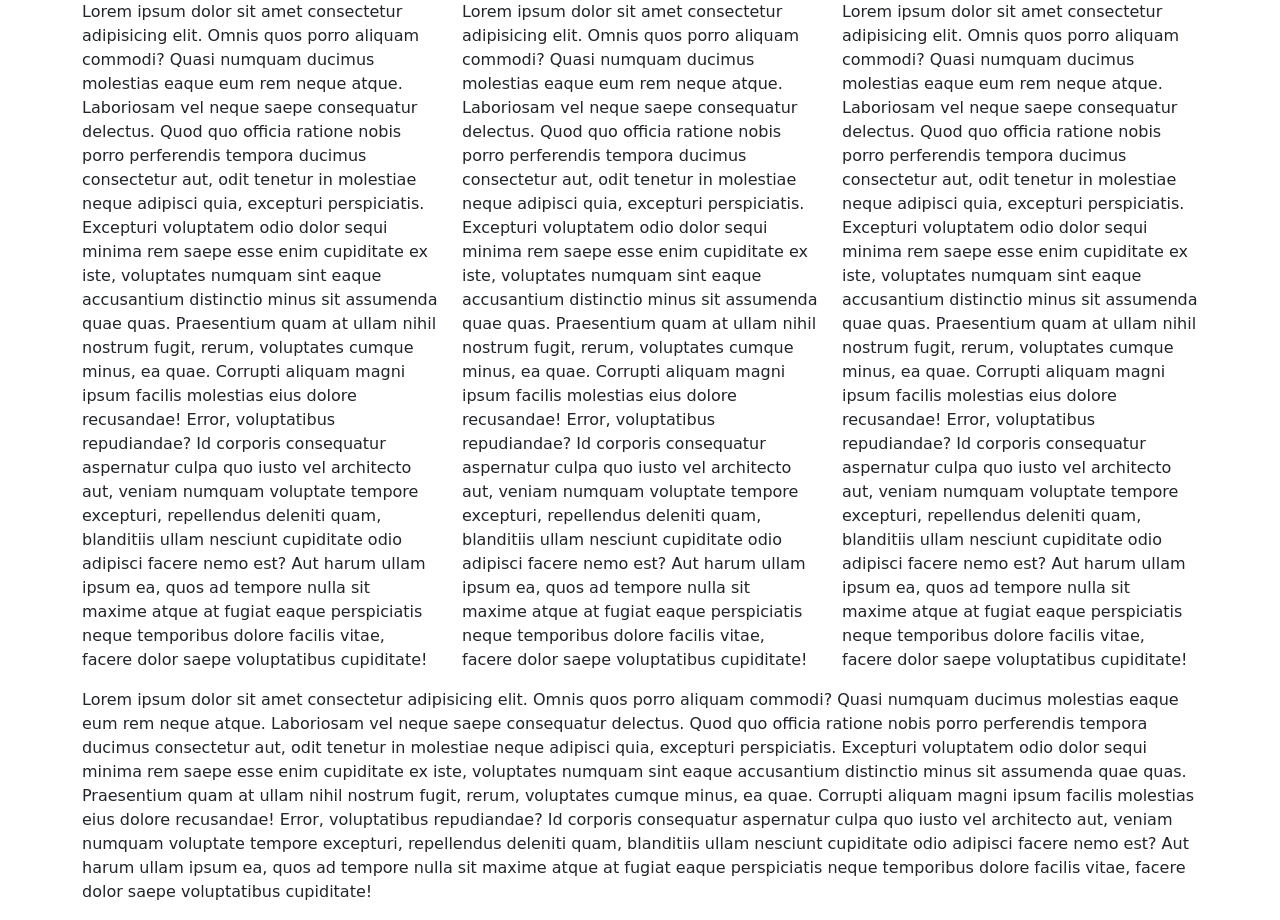
<file: bootstarp/index.html>
<!DOCTYPE html>
<html lang="en">
<head>
    <meta charset="UTF-8">
    <meta name="viewport" content="width=device-width, initial-scale=1.0">
    <title>Document</title>
    <link href="https://cdn.jsdelivr.net/npm/bootstrap@5.0.2/dist/css/bootstrap.min.css" rel="stylesheet" integrity="sha384-EVSTQN3/azprG1Anm3QDgpJLIm9Nao0Yz1ztcQTwFspd3yD65VohhpuuCOmLASjC" crossorigin="anonymous">
</head>
<body>


    <div class="parent">
       <div class="container">
     
        <div class="row">
            <div class="col-6 col-md-3 col-lg-6 col-xl-4">
                <p>Lorem ipsum dolor sit amet consectetur adipisicing elit. Omnis quos porro aliquam commodi? Quasi numquam ducimus molestias eaque eum rem neque atque. Laboriosam vel neque saepe consequatur delectus. Quod quo officia ratione nobis porro perferendis tempora ducimus consectetur aut, odit tenetur in molestiae neque adipisci quia, excepturi perspiciatis. Excepturi voluptatem odio dolor sequi minima rem saepe esse enim cupiditate ex iste, voluptates numquam sint eaque accusantium distinctio minus sit assumenda quae quas. Praesentium quam at ullam nihil nostrum fugit, rerum, voluptates cumque minus, ea quae. Corrupti aliquam magni ipsum facilis molestias eius dolore recusandae! Error, voluptatibus repudiandae? Id corporis consequatur aspernatur culpa quo iusto vel architecto aut, veniam numquam voluptate tempore excepturi, repellendus deleniti quam, blanditiis ullam nesciunt cupiditate odio adipisci facere nemo est? Aut harum ullam ipsum ea, quos ad tempore nulla sit maxime atque at fugiat eaque perspiciatis neque temporibus dolore facilis vitae, facere dolor saepe voluptatibus cupiditate!</p>
            </div>
            <div class="col-6 col-md-3 col-lg-6 col-xl-4">
                <p>Lorem ipsum dolor sit amet consectetur adipisicing elit. Omnis quos porro aliquam commodi? Quasi numquam ducimus molestias eaque eum rem neque atque. Laboriosam vel neque saepe consequatur delectus. Quod quo officia ratione nobis porro perferendis tempora ducimus consectetur aut, odit tenetur in molestiae neque adipisci quia, excepturi perspiciatis. Excepturi voluptatem odio dolor sequi minima rem saepe esse enim cupiditate ex iste, voluptates numquam sint eaque accusantium distinctio minus sit assumenda quae quas. Praesentium quam at ullam nihil nostrum fugit, rerum, voluptates cumque minus, ea quae. Corrupti aliquam magni ipsum facilis molestias eius dolore recusandae! Error, voluptatibus repudiandae? Id corporis consequatur aspernatur culpa quo iusto vel architecto aut, veniam numquam voluptate tempore excepturi, repellendus deleniti quam, blanditiis ullam nesciunt cupiditate odio adipisci facere nemo est? Aut harum ullam ipsum ea, quos ad tempore nulla sit maxime atque at fugiat eaque perspiciatis neque temporibus dolore facilis vitae, facere dolor saepe voluptatibus cupiditate!</p>
            </div>
            <div class="col-6 col-md-3 col-lg-6 col-xl-4">
                <p>Lorem ipsum dolor sit amet consectetur adipisicing elit. Omnis quos porro aliquam commodi? Quasi numquam ducimus molestias eaque eum rem neque atque. Laboriosam vel neque saepe consequatur delectus. Quod quo officia ratione nobis porro perferendis tempora ducimus consectetur aut, odit tenetur in molestiae neque adipisci quia, excepturi perspiciatis. Excepturi voluptatem odio dolor sequi minima rem saepe esse enim cupiditate ex iste, voluptates numquam sint eaque accusantium distinctio minus sit assumenda quae quas. Praesentium quam at ullam nihil nostrum fugit, rerum, voluptates cumque minus, ea quae. Corrupti aliquam magni ipsum facilis molestias eius dolore recusandae! Error, voluptatibus repudiandae? Id corporis consequatur aspernatur culpa quo iusto vel architecto aut, veniam numquam voluptate tempore excepturi, repellendus deleniti quam, blanditiis ullam nesciunt cupiditate odio adipisci facere nemo est? Aut harum ullam ipsum ea, quos ad tempore nulla sit maxime atque at fugiat eaque perspiciatis neque temporibus dolore facilis vitae, facere dolor saepe voluptatibus cupiditate!</p>
            </div>
            <div class="col-6 col-md-3 col-lg-6 col-xl-12">
                <p>Lorem ipsum dolor sit amet consectetur adipisicing elit. Omnis quos porro aliquam commodi? Quasi numquam ducimus molestias eaque eum rem neque atque. Laboriosam vel neque saepe consequatur delectus. Quod quo officia ratione nobis porro perferendis tempora ducimus consectetur aut, odit tenetur in molestiae neque adipisci quia, excepturi perspiciatis. Excepturi voluptatem odio dolor sequi minima rem saepe esse enim cupiditate ex iste, voluptates numquam sint eaque accusantium distinctio minus sit assumenda quae quas. Praesentium quam at ullam nihil nostrum fugit, rerum, voluptates cumque minus, ea quae. Corrupti aliquam magni ipsum facilis molestias eius dolore recusandae! Error, voluptatibus repudiandae? Id corporis consequatur aspernatur culpa quo iusto vel architecto aut, veniam numquam voluptate tempore excepturi, repellendus deleniti quam, blanditiis ullam nesciunt cupiditate odio adipisci facere nemo est? Aut harum ullam ipsum ea, quos ad tempore nulla sit maxime atque at fugiat eaque perspiciatis neque temporibus dolore facilis vitae, facere dolor saepe voluptatibus cupiditate!</p>
            </div>
        </div>
     
       </div>
    </div>
    


    <script src="https://cdn.jsdelivr.net/npm/bootstrap@5.0.2/dist/js/bootstrap.bundle.min.js" integrity="sha384-MrcW6ZMFYlzcLA8Nl+NtUVF0sA7MsXsP1UyJoMp4YLEuNSfAP+JcXn/tWtIaxVXM" crossorigin="anonymous"></script>
</body>
</html>
</file>
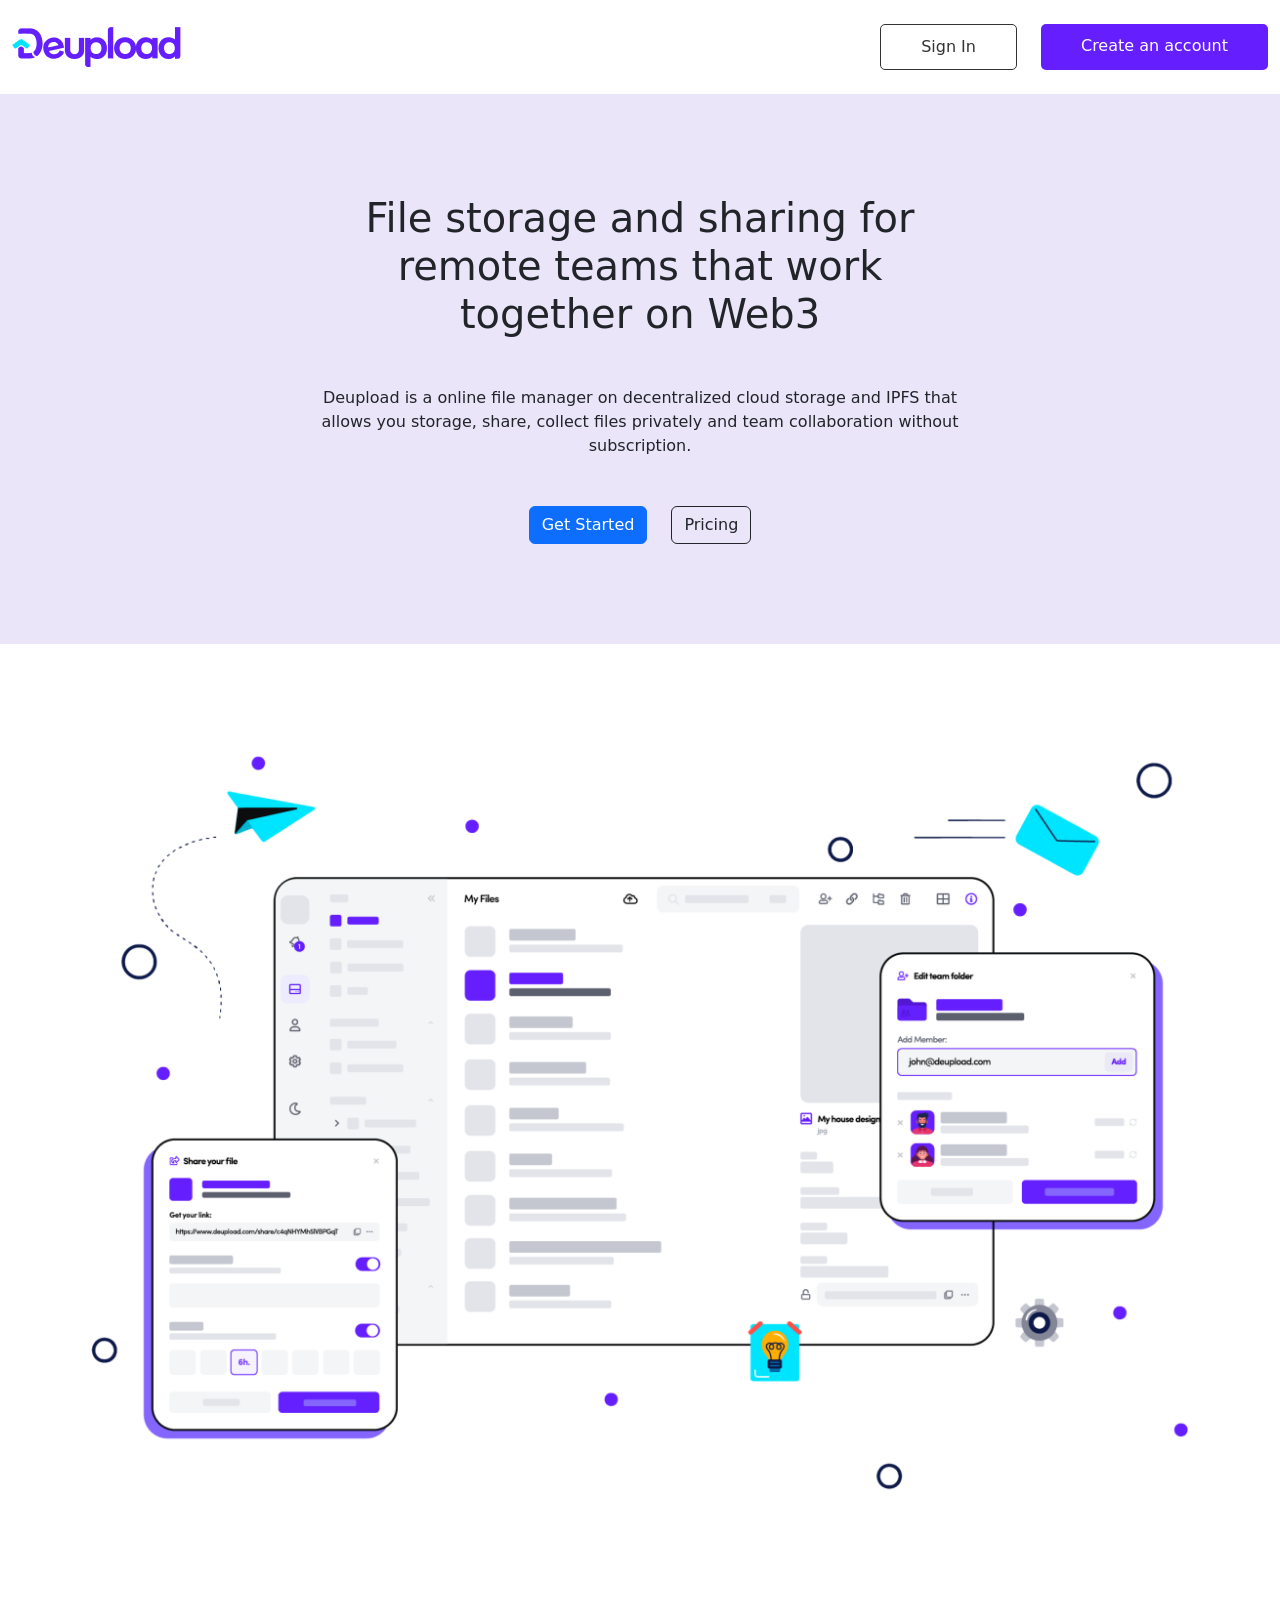
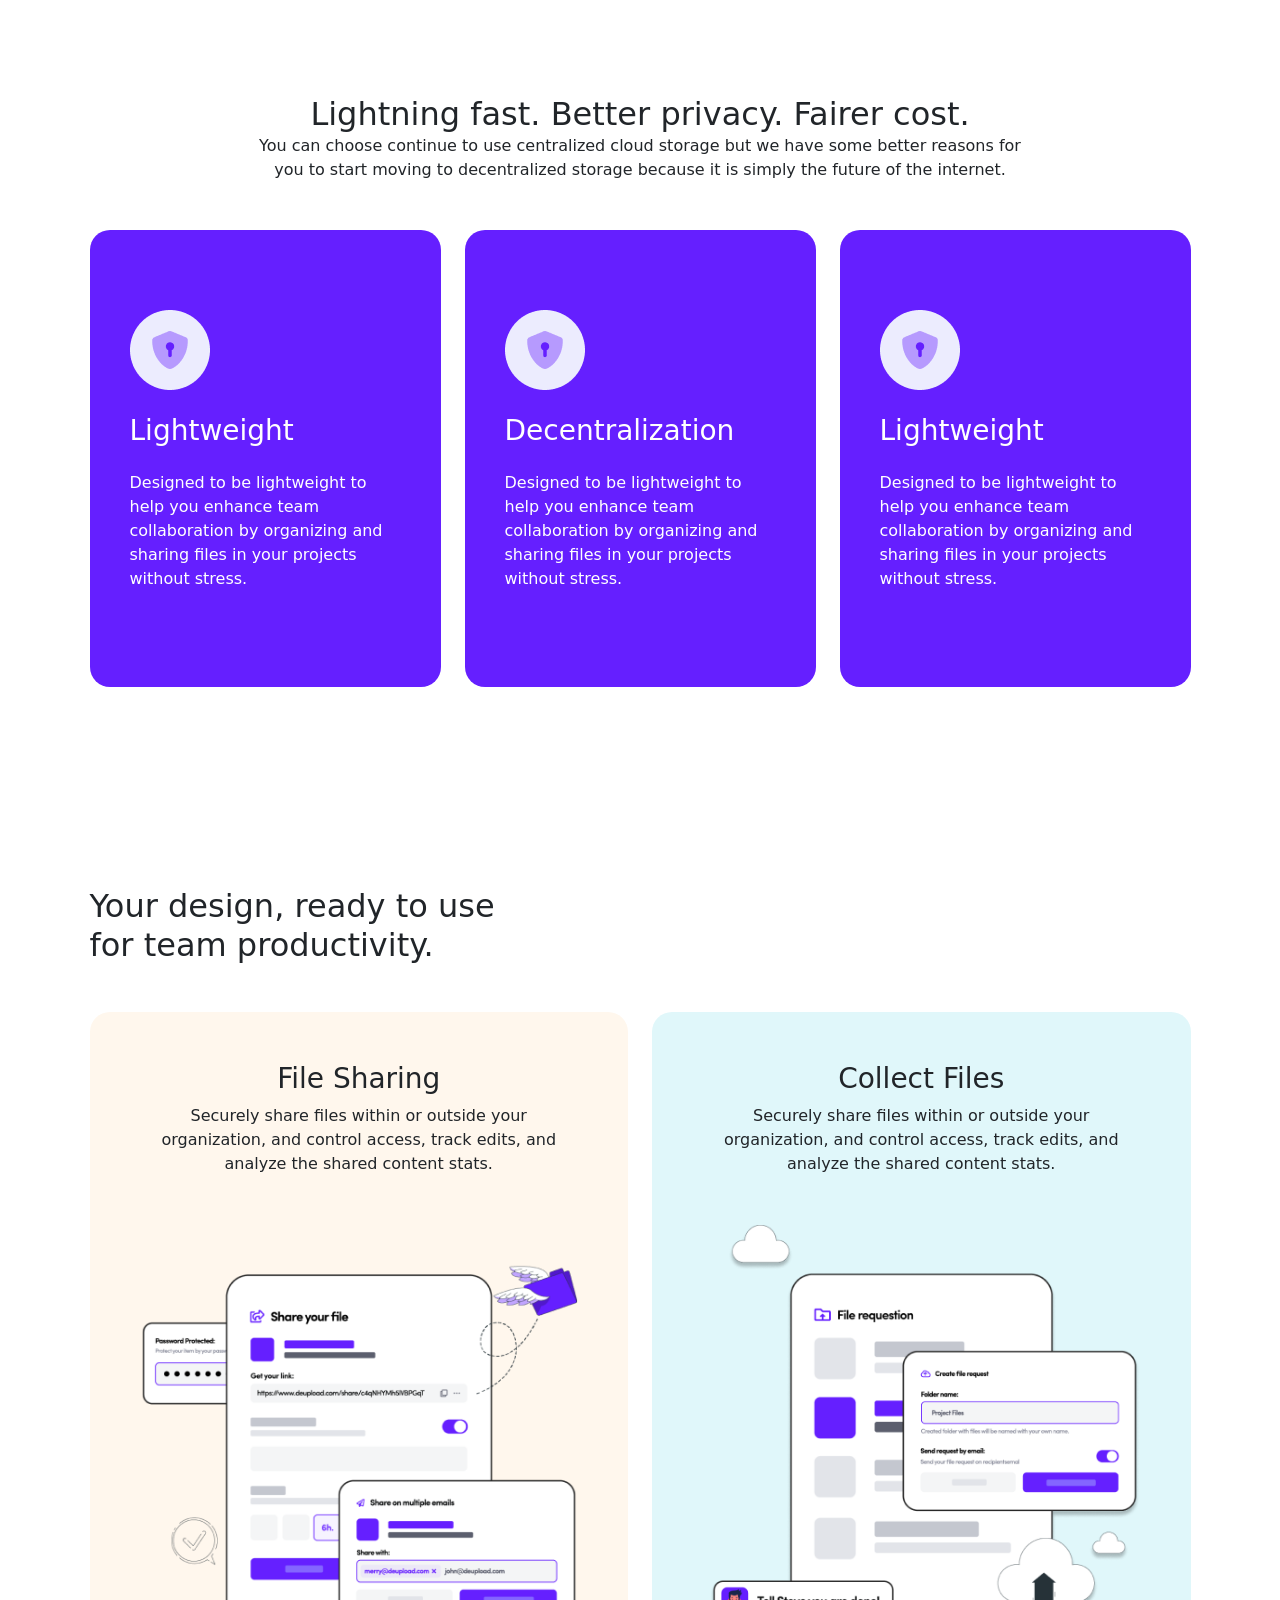
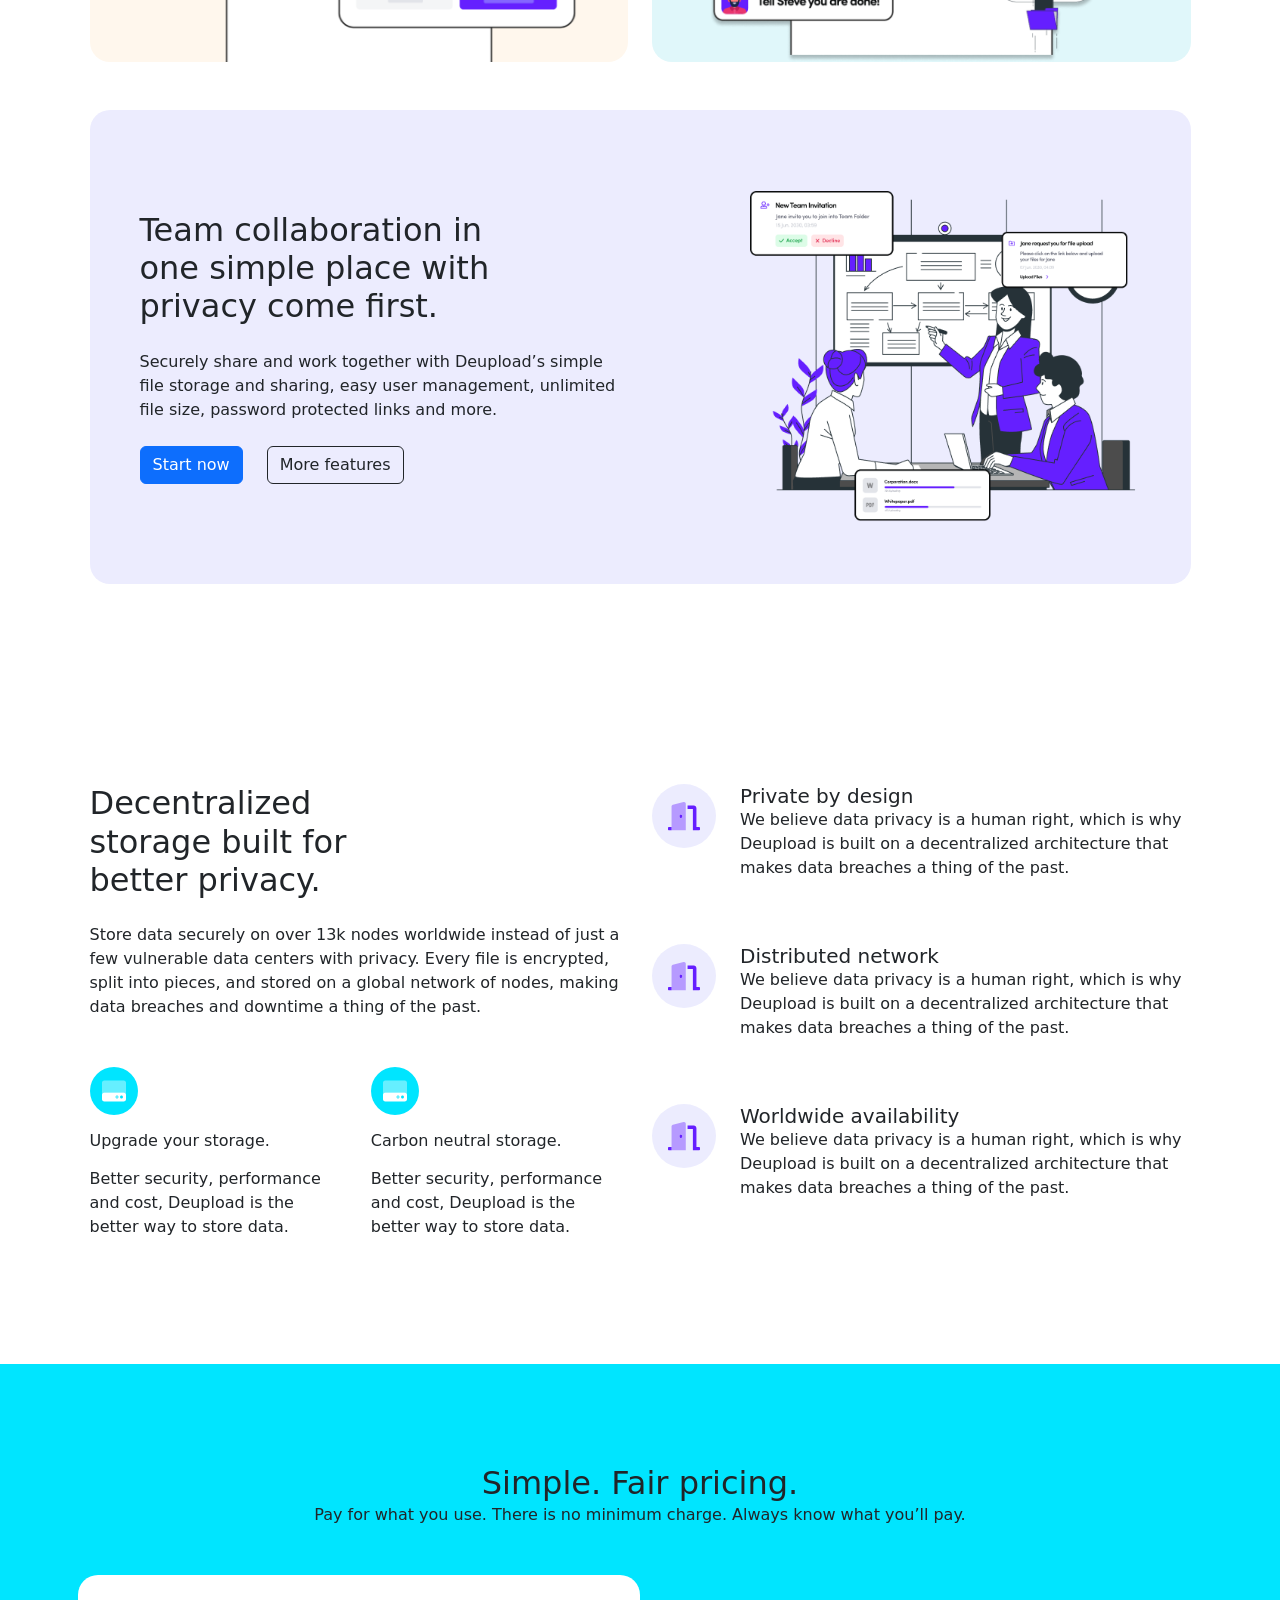
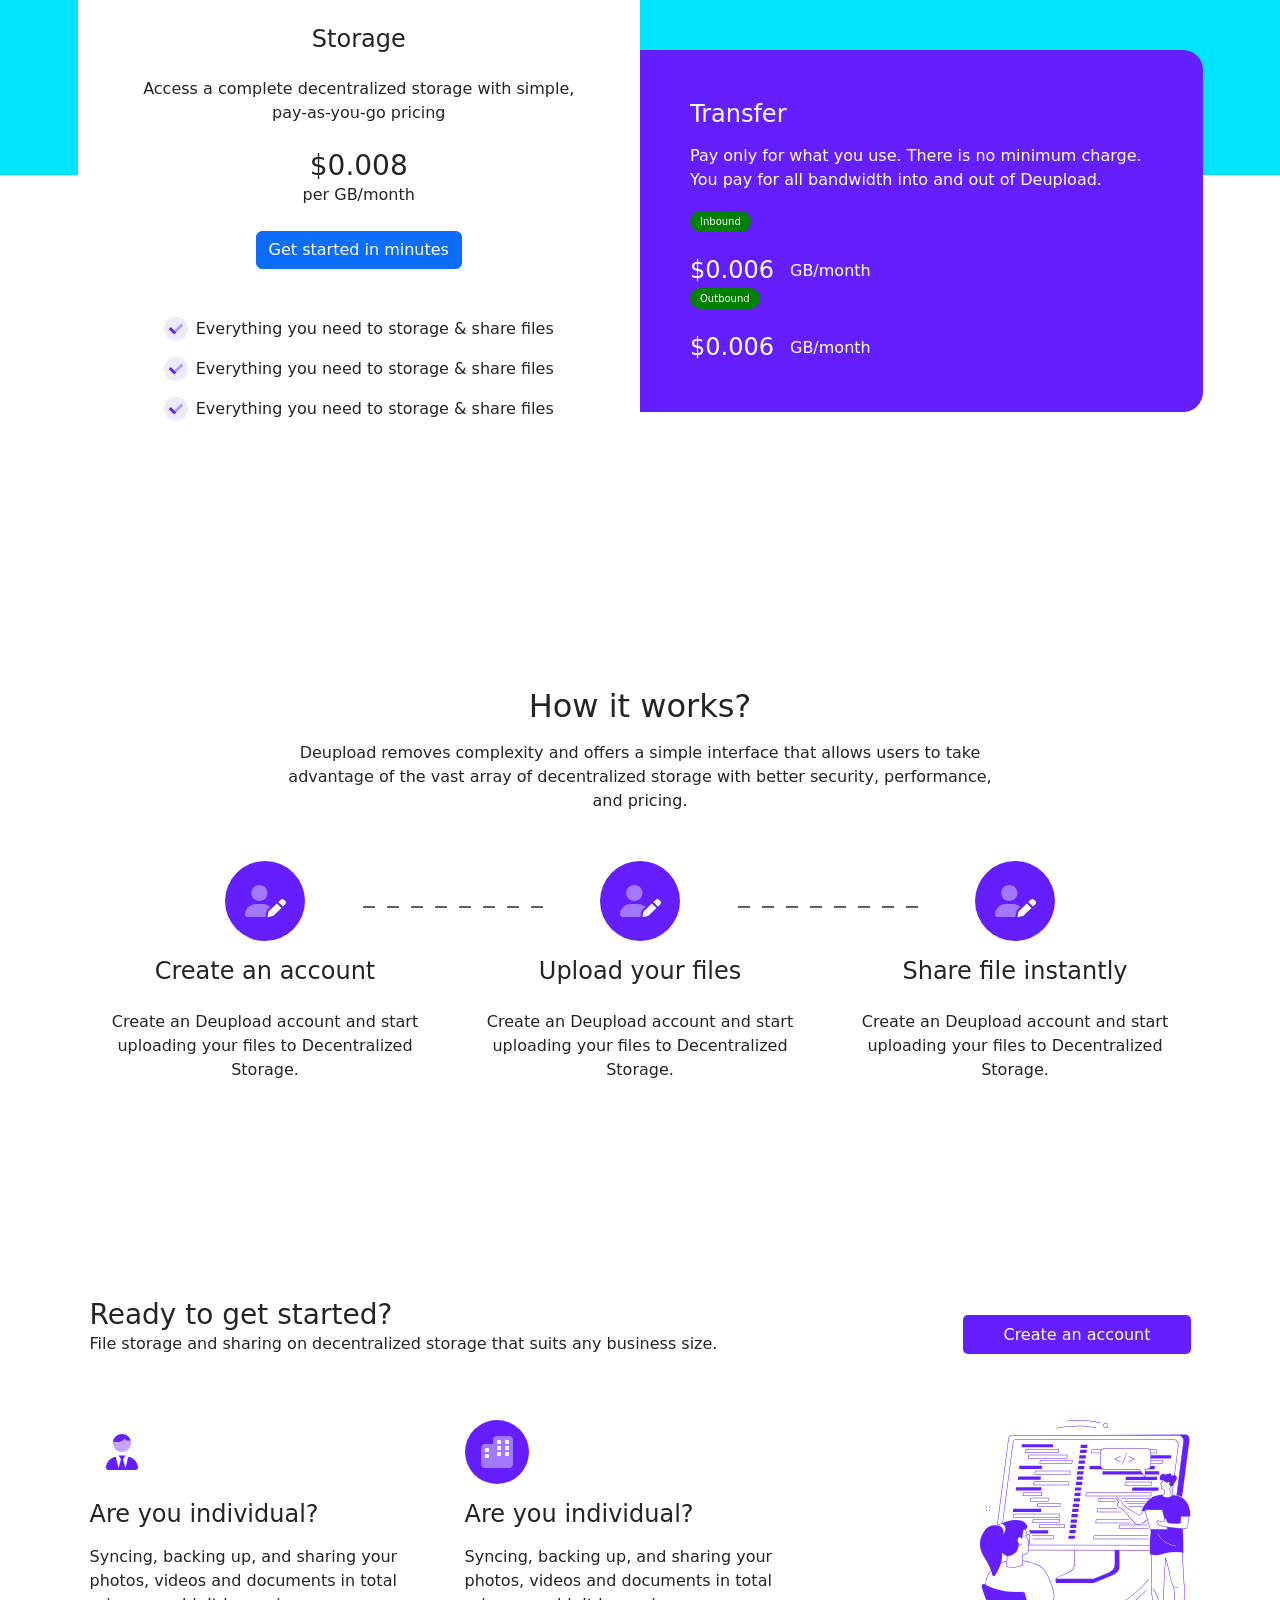
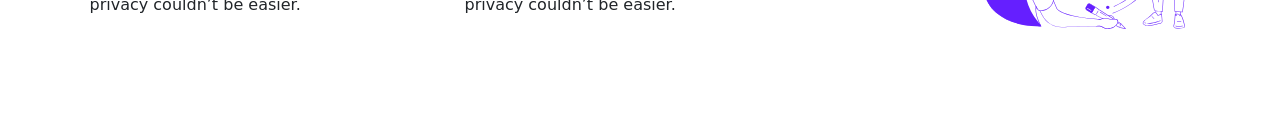
<file: bootstrap-project/index.html>
<!DOCTYPE html>
<html lang="en">
<head>
    <meta charset="UTF-8">
    <meta name="viewport" content="width=device-width, initial-scale=1.0">
    <title>Document</title>
    <link rel="stylesheet" href="./style.css">
    <link href="https://cdn.jsdelivr.net/npm/bootstrap@5.0.2/dist/css/bootstrap.min.css" rel="stylesheet" integrity="sha384-EVSTQN3/azprG1Anm3QDgpJLIm9Nao0Yz1ztcQTwFspd3yD65VohhpuuCOmLASjC" crossorigin="anonymous">
</head>
<body>

    <header class="py-4">
        <div class="container-fluid">
            <div class="d-flex align-items-center justify-content-between">
                <div>
                    <img src="./img/logo.png" alt="">
                </div>
                <nav class="d-flex gap-4">
                    <a href="#" class="my-btn my-btn-outline-dark">Sign In</a>
                    <a href="#" class="my-btn my-btn-primary">Create an account</a>
                </nav>
            </div>
        </div>
    </header>

    <section class="banner">
      <div class="container">
        <div class="banner-wrapper text-center">
            <h1 class="mb-5">
                <span class="d-lg-block">File storage and sharing for</span> 
                <span class="d-lg-block">remote teams that work</span> 
                <span class="d-lg-block">together on Web3</span>
            </h1>
            <p class="mb-5"> 
                <span class="d-lg-block">Deupload is a online file manager on decentralized cloud storage and IPFS that </span>
                <span class="d-lg-block">allows you storage, share, collect files privately and team collaboration without</span>
               <span class="d-lg-block"> subscription.</span>
        </p>

             <div class="d-flex gap-4 justify-content-center">
                    <a href="#" class="btn btn-primary">Get Started</a>
                    <a href="#" class="btn btn-outline-dark">Pricing</a>
             </div>

        </div>
      </div>
    </section>

    <section class="mid-img">
        <div class="container">
            <div class="mid-img-wrapper">
             <img width="100%" src="./img/mid-img/mid-img.png" alt="">    
            </div>
        </div>
    </section>

    <section class="privacy">
        <div class="container">
            <div class="sec-heading text-center mb-5">
                <h2>Lightning fast. Better privacy. Fairer cost.</h2>
                <p> 
                    <span class="d-lg-block">You can choose continue to use centralized cloud storage but we have some better reasons for</span> 
                <span class="d-lg-block">you to start moving to decentralized storage because it is simply the future of the internet.</span>
            </p>
            </div>
            <div class="privacy-wrapper">
                <div class="row">
                    <div class="col-md-6 col-lg-4">
                        <div class="mb-4 mb-lg-0">
                            <img class="mb-4" src="./img/privacy/privacy.png" alt="">
                            <h3 class="mb-4">Lightweight</h3>
                            <p>Designed to be lightweight to help you enhance team collaboration by organizing and sharing files in your projects without stress.</p>
                        </div>
                    </div>
                    <div class="col-md-6 col-lg-4">
                        <div class="mb-4 mb-lg-0">
                            <img class="mb-4" src="./img/privacy/privacy.png" alt="">
                            <h3 class="mb-4">Decentralization</h3>
                            <p>Designed to be lightweight to help you enhance team collaboration by organizing and sharing files in your projects without stress.</p>
                        </div>
                    </div>
                    <div class="col-md-12 col-lg-4">
                        <div>
                            <img class="mb-4" src="./img/privacy/privacy.png" alt="">
                            <h3 class="mb-4">Lightweight</h3>
                            <p>Designed to be lightweight to help you enhance team collaboration by organizing and sharing files in your projects without stress.</p>
                        </div>
                    </div>
                </div>
            </div>
        </div>
    </section>

    <section class="team">
        <div class="container">
            <div class="sec-heading mb-5">
                <h2>
                    <span class="d-lg-block">Your design, ready to use </span>
                    <span class="d-lg-block">for team productivity.</span>
                </h2>
            </div>

            <div class="team-wrapper">
                <div class="row">
                    <div class="col-lg-6">
                        <div class="text-center">
                            <h3 class="mb-2">File Sharing</h3>
                            <p class="mb-5">Securely share files within or outside your organization, and control access, track edits, and analyze the shared content stats.</p>
                            <img width="100%" src="./img/team/img-1.png" alt="">
                        </div>
                    </div>
                    <div class="col-lg-6">
                        <div class="text-center">
                            <h3 class="mb-2">Collect Files</h3>
                            <p class="mb-5">Securely share files within or outside your organization, and control access, track edits, and analyze the shared content stats.</p>
                            <img width="100%" src="./img/team/img-2.png" alt="">
                        </div>
                    </div>
                </div>
            </div>

            <div class="team-wrapper-bottom mt-5">
                <div class="row align-items-center">
                    <div class="col-lg-6">
                        <div class="text-center text-lg-start">
                            <h2 class="mb-4">
                                <span class="d-lg-block">Team collaboration in  </span>
                                <span class="d-lg-block">one simple place with </span>
                                <span class="d-lg-block">privacy come first.</span>
                            </h2>
                            <p class="mb-4">Securely share and work together with Deupload’s simple file storage and sharing, easy user management, unlimited file size, password protected links and more.</p>
                             <div class="d-flex gap-4 justify-content-center justify-content-lg-start">
                                <a href="#" class="btn btn-primary">Start now</a>
                                <a href="#" class="btn btn-outline-dark">More features</a>
                             </div>
                        </div>
                    </div>
                    <div class="col-lg-6">
                        <div class="text-center text-lg-end mt-5 mt-lg-0">
                            <img width="80%" src="./img/team/img-3.png" alt="">
                        </div>
                    </div>
                </div>
            </div>
        </div>
    </section>

    <section class="storage">
        <div class="container">
            <div class="storage-wrapper">
                <div class="row">
                    <div class="col-lg-6">
                        <div>
                            <h2 class="mb-4"> <span class="d-lg-block">Decentralized</span> 
                                <span class="d-lg-block">storage built for</span> 
                                <span class="d-lg-block">better privacy.</span>
                            </h2>
                            <p class="mb-5">Store data securely on over 13k nodes worldwide instead of just a few vulnerable data centers with privacy. Every file is encrypted, split into pieces, and stored on a global network of nodes, making data breaches and downtime a thing of the past.</p>
                            <div>
                                <div class="row">
                                    <div class="col-lg-6">
                                        <div>
                                            <img class="mb-3" src="./img/storage/img-1.svg" alt="">
                                            <h6 class="mb-3">Upgrade your storage.</h6>
                                            <p>
                                                Better security, performance and cost, Deupload is the better way to store data.
                                            </p>
                                        </div>
                                    </div>
                                    <div class="col-lg-6">
                                        <div>
                                            <img class="mb-3" src="./img/storage/img-1.svg" alt="">
                                            <h6 class="mb-3">Carbon neutral storage.</h6>
                                            <p>
                                                Better security, performance and cost, Deupload is the better way to store data.
                                            </p>
                                        </div>
                                    </div>
                                </div>
                            </div>
                        </div>
                    </div>
                    <div class="col-lg-6">
                        <div class="d-flex mb-5 gap-4 align-items-start">
                              <div>
                                <img src="./img/storage/icon-1.svg" alt="">
                              </div>
                              <div>
                                <h5>Private by design</h5>
                                <p>We believe data privacy is a human right, which is why Deupload is built on a decentralized architecture that makes data breaches a thing of the past.</p>
                              </div>
                        </div>
                        <div class="d-flex mb-5 gap-4 align-items-start">
                              <div>
                                <img src="./img/storage/icon-1.svg" alt="">
                              </div>
                              <div>
                                <h5>Distributed network</h5>
                                <p>We believe data privacy is a human right, which is why Deupload is built on a decentralized architecture that makes data breaches a thing of the past.</p>
                              </div>
                        </div>
                        <div class="d-flex mb-5 gap-4 align-items-start">
                              <div>
                                <img src="./img/storage/icon-1.svg" alt="">
                              </div>
                              <div>
                                <h5>Worldwide availability</h5>
                                <p>We believe data privacy is a human right, which is why Deupload is built on a decentralized architecture that makes data breaches a thing of the past.</p>
                              </div>
                        </div>
                    </div>
                </div>
            </div>
        </div>
    </section>

    <section class="pricing">
        <div class="container">
            <div class="sec-heading text-center mb-5">
                <h2>Simple. Fair pricing.</h2>
                <p>Pay for what you use. There is no minimum charge. Always know what you’ll pay.</p>
            </div>

           <div class="pricing-wrapper">
             <div class="row align-items-center">
                <div class="col-lg-6 p-3 p-lg-0">
                    <div class="text-center">
                        <h4 class="mb-4">Storage</h4>
                        <p class="mb-4">Access a complete decentralized storage with simple, pay-as-you-go pricing</p>

                        <div class="mb-4">
                            <h3>$0.008</h3>
                            <span>per GB/month</span>
                        </div>

                        <div class="mb-5">
                             <a href="#" class="btn btn-primary">Get started in minutes</a>
                        </div>

                        <ul>
                            <li class="d-flex gap-2 justify-content-center mb-3">
                                <img src="./img/pricing/1.svg" alt="">
                                <span>Everything you need to storage & share files</span>
                            </li>
                             <li class="d-flex gap-2 justify-content-center mb-3">
                                <img src="./img/pricing/1.svg" alt="">
                                <span>Everything you need to storage & share files</span>
                            </li>
                             <li class="d-flex gap-2 justify-content-center mb-3">
                                <img src="./img/pricing/1.svg" alt="">
                                <span>Everything you need to storage & share files</span>
                            </li>
                        </ul>

                    </div>
                </div>
                <div class="col-lg-6 p-3 p-lg-0">
                    <div>
                        <h4 class="mb-3">Transfer</h4>
                    <p>Pay only for what you use. There is no minimum charge. You pay for all bandwidth into and out of Deupload.</p>

                    <span class="my-badge">Inbound</span>

                    <div class="d-flex align-items-center gap-3 mt-4">
                        <h4>$0.006</h4>
                        <span>GB/month</span>
                    </div>


                    <span class="my-badge">Outbound</span>

                    <div class="d-flex align-items-center gap-3 mt-4">
                        <h4>$0.006</h4>
                        <span>GB/month</span>
                    </div>
                    </div>
                </div>
            </div>
           </div>
        </div>
    </section>

    <section class="works">
        <div class="container">
             <div class="sec-heding text-center mb-5">
                    <h2 class="mb-3">How it works?</h2>
                    <p> <span class="d-lg-block">Deupload removes complexity and offers a simple interface that allows users to take</span> <span class="d-lg-block">advantage of the vast array of decentralized storage with better security, performance,</span> 
                    <span class="d-lg-block">and pricing.</span>
                    </p>
                </div>
            <div class="works-wrapper">
                <div class="row">
                    <div class="col-lg-4">
                        <div class="text-center works-box">
                            <img src="./img/works/1.svg" alt="">
                            <h4 class="mb-4 mt-3">Create an account</h4>
                            <p>
                                Create an Deupload account and start uploading your files to Decentralized Storage.
                            </p>
                            <img class="line" src="./img/works/line.svg" alt="">
                        </div>
                    </div>
                      <div class="col-lg-4">
                        <div class="text-center works-box">
                            <img src="./img/works/1.svg" alt="">
                            <h4 class="mb-4 mt-3">Upload your files</h4>
                            <p>
                                Create an Deupload account and start uploading your files to Decentralized Storage.
                            </p>
                            <img class="line" src="./img/works/line.svg" alt="">
                        </div>
                    </div>
                      <div class="col-lg-4">
                        <div class="text-center works-box m-0">
                            <img src="./img/works/1.svg" alt="">
                            <h4 class="mb-4 mt-3">Share file instantly</h4>
                            <p>
                                Create an Deupload account and start uploading your files to Decentralized Storage.
                            </p>
                        </div>
                    </div>
                </div>
            </div>
        </div>
    </section>

    <section class="ready">
        <div class="container">
            <div class="row align-items-center mb-5">
                <div class="col-lg-8">
                    <div class="text-center text-lg-start">
                        <h3>Ready to get started?</h3>
                        <p>File storage and sharing on decentralized storage that suits any business size.</p>
                    </div>
                </div>
                <div class="col-lg-4">
                    <div class=" text-center text-lg-end">
                        <a href="#" class="my-btn my-btn-primary">Create an account</a>
                    </div>
                </div>
            </div>

            <div class="row">
              <div class="col-md-4">
                <div>
                    <img class="mb-3" src="./img/ready/i.svg" alt="">
                    <h4 class="mb-3">Are you individual?</h4>
                    <p>Syncing, backing up, and sharing your photos, videos and documents in total privacy couldn’t be easier.</p>
                </div>
              </div>
              <div class="col-md-8">
                <div>
                    <div class="row">
                        <div class="col-md-6">
                             <div>
                                <img class="mb-3" src="./img/ready/i2.svg" alt="">
                                <h4 class="mb-3">Are you individual?</h4>
                                <p>Syncing, backing up, and sharing your photos, videos and documents in total privacy couldn’t be easier.</p>
                            </div>
                        </div>
                        <div class="col-md-6">
                            <div class="text-center text-md-end">
                                <img width="60%" src="./img/ready/computer.svg" alt="">
                            </div>
                        </div>
                    </div>
                </div>
              </div>
            </div>
        </div>
    </section>
    

    <script src="https://cdn.jsdelivr.net/npm/bootstrap@5.0.2/dist/js/bootstrap.bundle.min.js" integrity="sha384-MrcW6ZMFYlzcLA8Nl+NtUVF0sA7MsXsP1UyJoMp4YLEuNSfAP+JcXn/tWtIaxVXM" crossorigin="anonymous"></script>
</body>
</html>
</file>
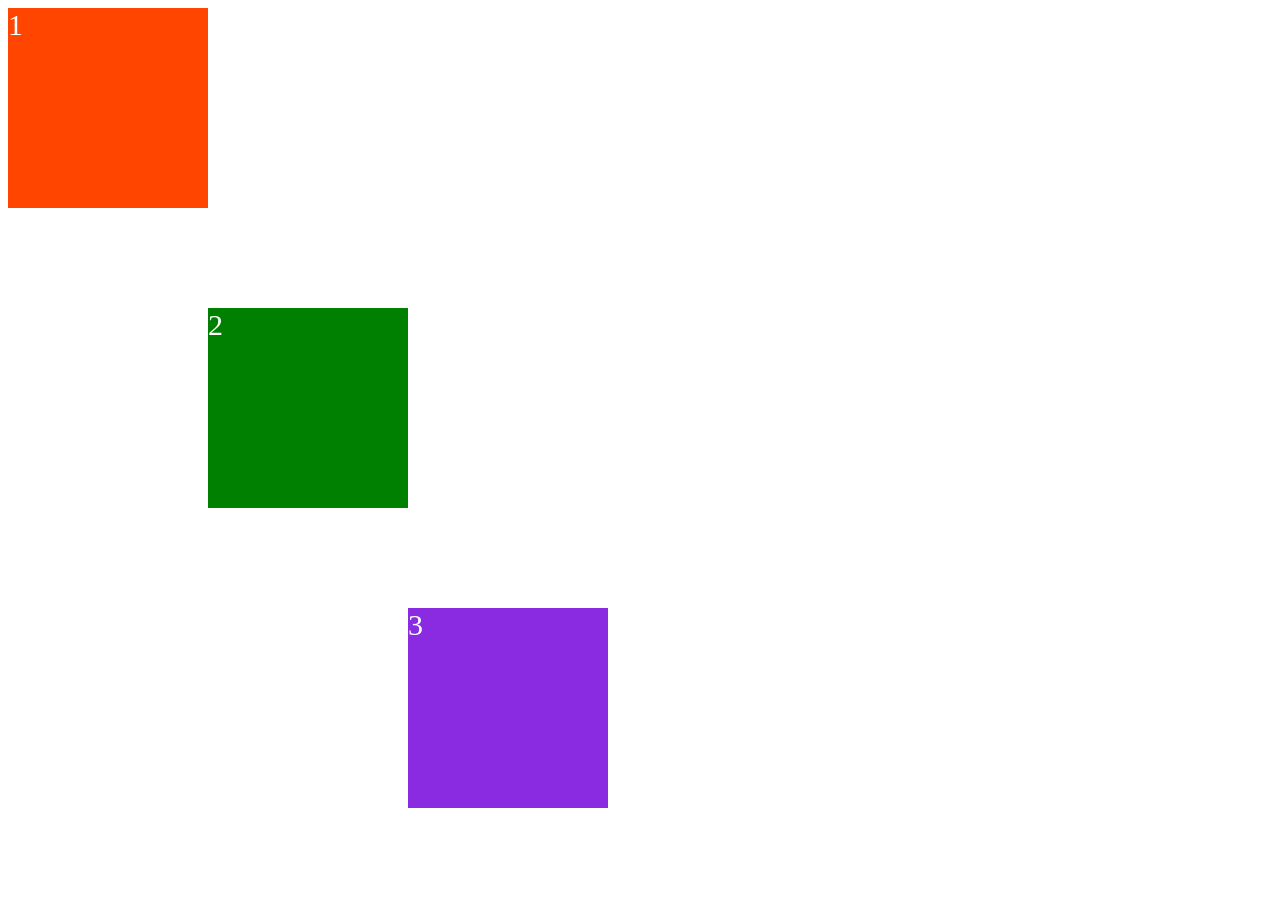
<file: flex/index.html>
<!DOCTYPE html>
<html lang="en">
<head>
    <meta charset="UTF-8">
    <meta name="viewport" content="width=device-width, initial-scale=1.0">
    <title>Document</title>
    <link rel="stylesheet" href="./style.css">
</head>
<body>
    
    <div class="parent">
        <div>1</div>
        <div>2</div>
        <div>3</div>
    </div>

</body>
</html>
</file>
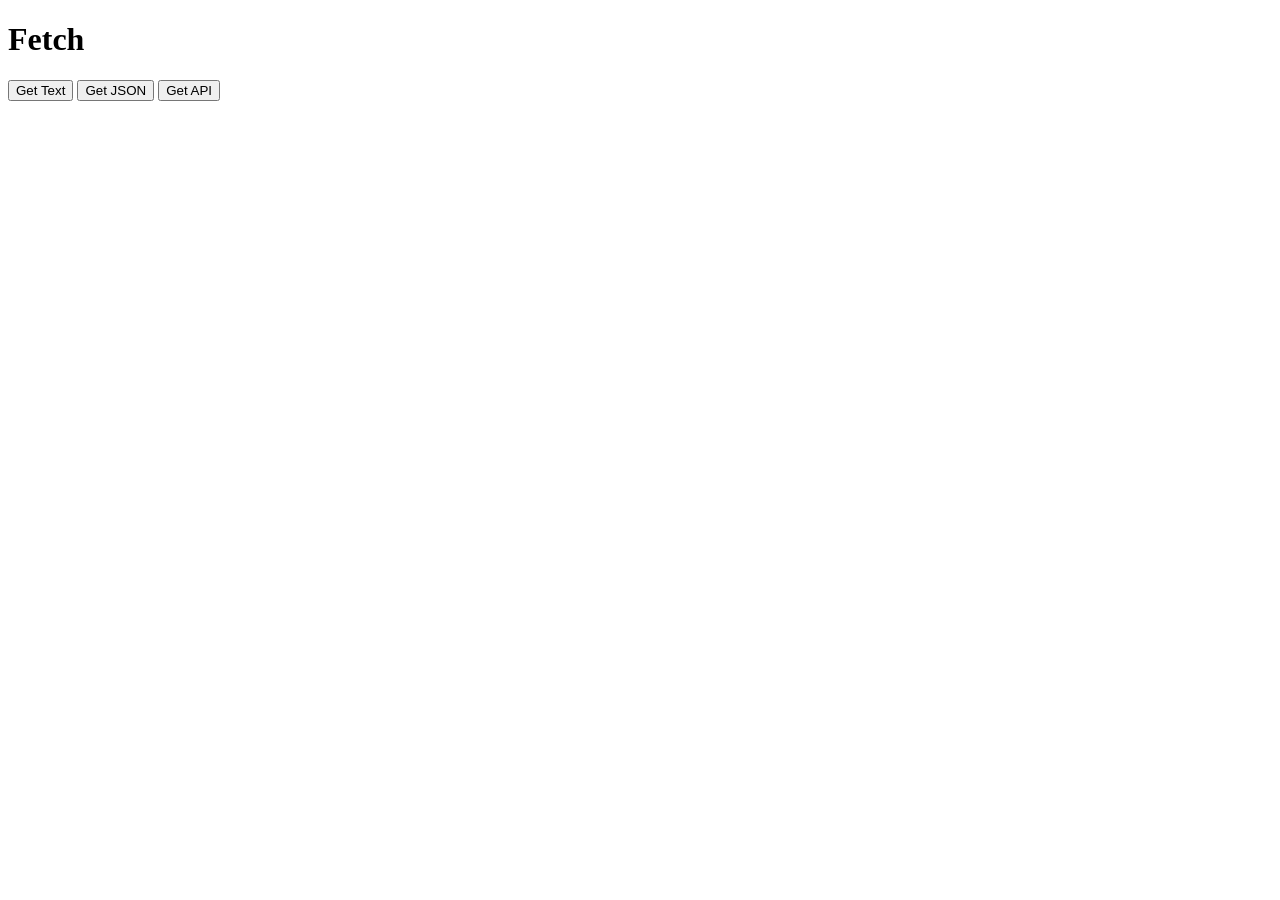
<file: js/4-fetch/index.html>
<!DOCTYPE html>
<html lang="en">
<head>
    <meta charset="UTF-8">
    <meta name="viewport" content="width=device-width, initial-scale=1.0">
    <title>Document</title>
</head>
<body>

    <div class="container">

        <h1>Fetch</h1>

        <button id="btn-1" class="btn btn-dark">Get Text</button>
        <button id="btn-2" class="btn btn-dark">Get JSON</button>
        <button id="btn-3" class="btn btn-dark">Get API</button>

        <div id="output" class="mt-3"></div>

    </div>
    
    

    <script src="./app.js"></script>
</body>
</html>
</file>
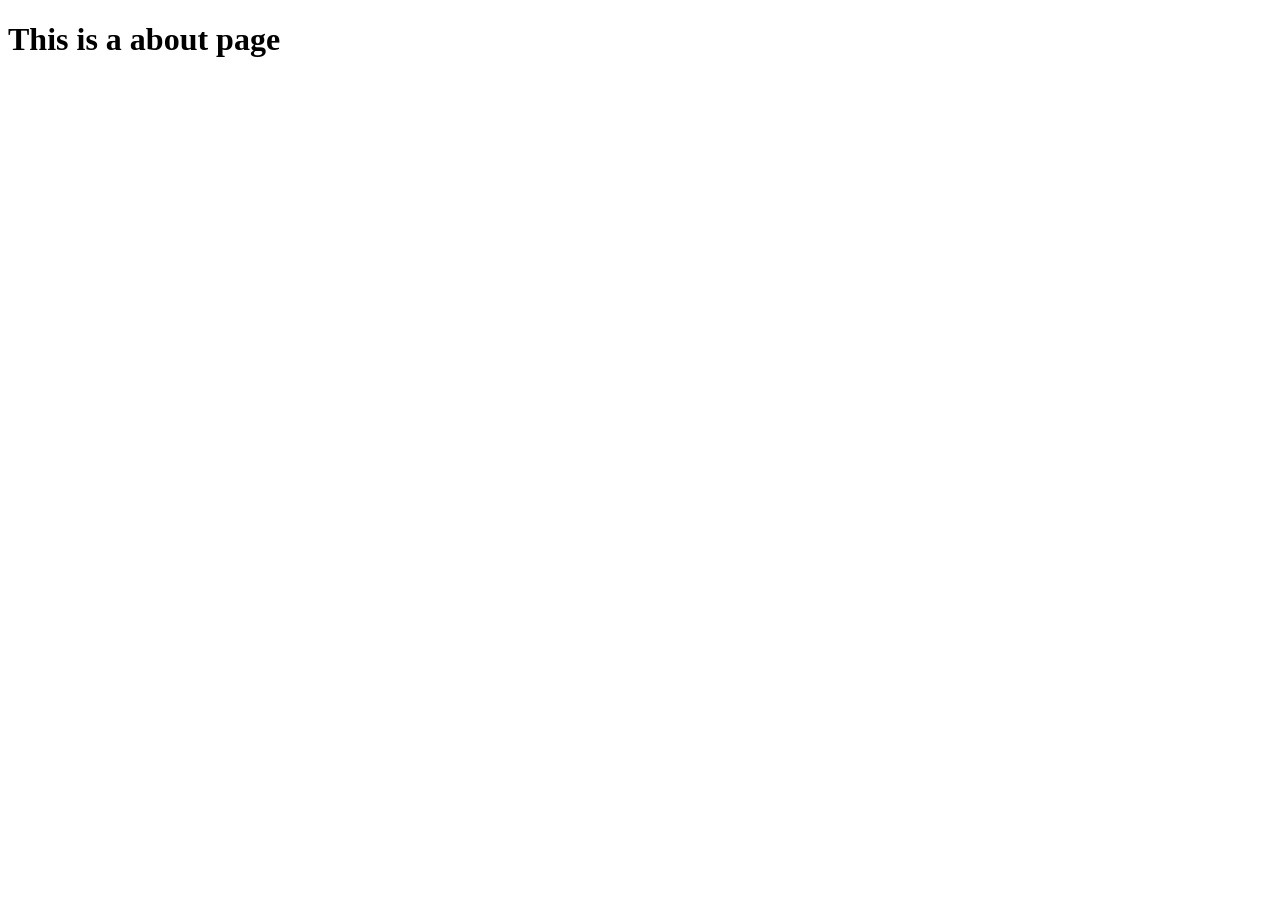
<file: html/about.html>
<!DOCTYPE html>
<html lang="en">
<head>
    <meta charset="UTF-8">
    <meta name="viewport" content="width=device-width, initial-scale=1.0">
    <title>Document</title>
</head>
<body>

    <h1>This is a about page</h1>
    
</body>
</html>
</file>
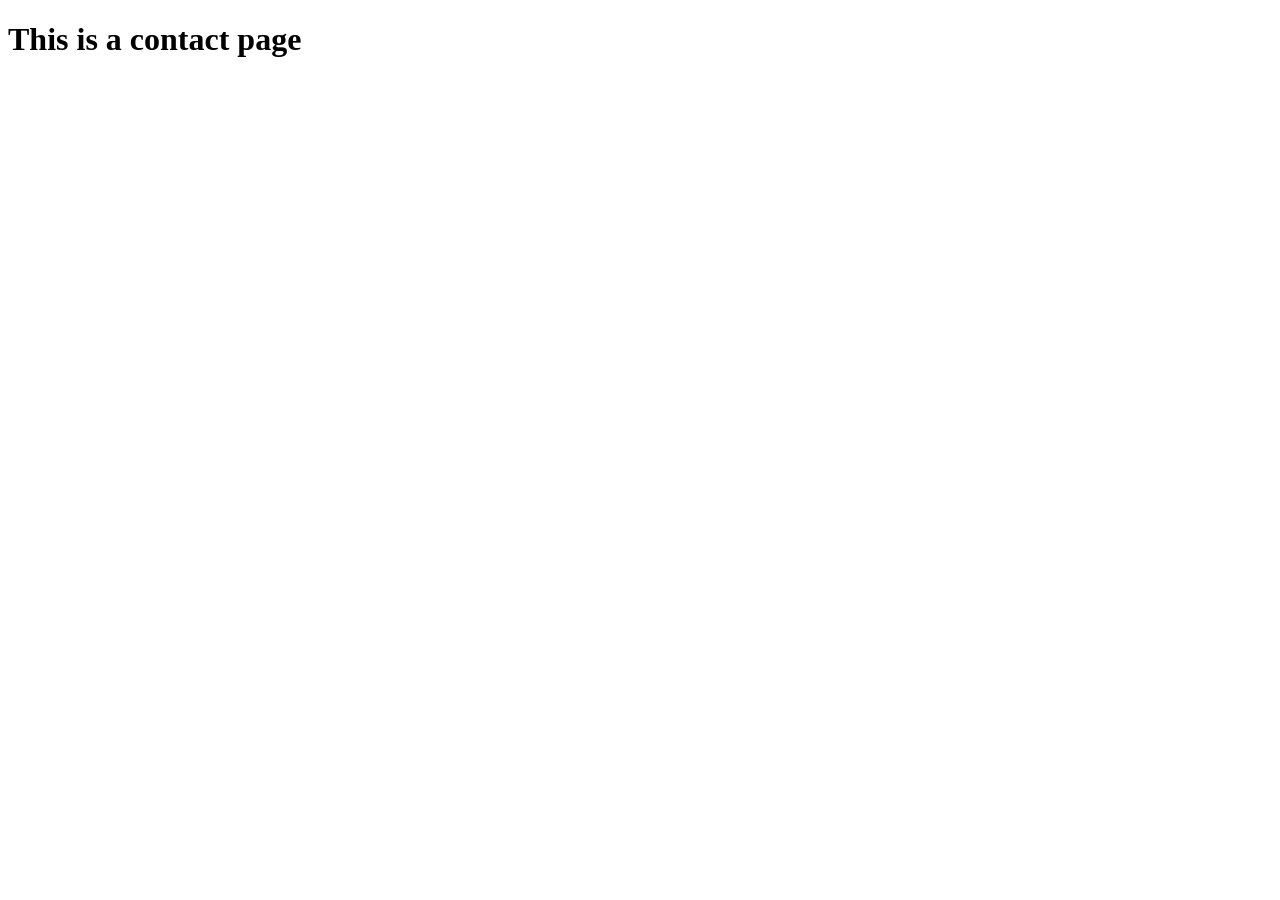
<file: html/contact.html>
<!DOCTYPE html>
<html lang="en">
<head>
    <meta charset="UTF-8">
    <meta name="viewport" content="width=device-width, initial-scale=1.0">
    <title>Document</title>
</head>
<body>
    <h1>This is a contact page</h1>
    
</body>
</html>
</file>
<file: bootstrap-project/style.css>
*{
    margin: 0px;
    padding: 0px;
    box-sizing: border-box;
}

h1, h2, h3, h4 ,h5 ,h6{
    margin: 0px !important;
}

a{
    text-decoration: none !important;
}

ul{
    list-style: none;
    padding: 0px !important;
    margin: 0px !important;
}

.container{
    max-width: 1125px !important;  
}

/* btn */

.my-btn{
    padding: 10px 40px;
    border-radius: 5px;
}

.my-btn-outline-dark{
    border: 1px solid #333333;
    color: #333333 !important;
}

.my-btn-primary{
    background-color: #651FFF;
    color: #ffffff !important;
}
/* Banner */
.banner,
.mid-img,
.privacy,
.team,
.storage,
.pricing,
.works,
.ready{
    padding: 100px 0px;
}

.banner{
     background-color: #EBE5FA;
}

/* privacy */

.privacy-wrapper > div > div > div{
    background-color: #651FFF;
    padding: 80px 40px;
    color: #ffffff;
    border-radius: 20px;
}

/* team */
.team-wrapper > div > div > div{
    padding: 50px 50px 0px 50px;
    border-radius: 20px;
}

.team-wrapper > div > div:nth-child(1) > div{
    background-color: #FFF7ED;
}

.team-wrapper > div > div:nth-child(2) > div{
    background-color: #E0F7FA;
}

.team-wrapper-bottom{
    padding: 50px;
    background-color:#ECECFE;
     border-radius: 20px;
}


/* pricing */

.pricing{
    /* background: url("./img/pricing/bg.png") no-repeat center;
    background-size: cover; */
    background: linear-gradient( #00E5FF 50%, #ffffff 50%);
}

.pricing-wrapper > div > div > div{
   padding: 50px;
}

.pricing-wrapper > div > div:nth-child(1) > div {
    background-color: #ffffff;
    border-radius: 20px;
}

.pricing-wrapper > div > div:nth-child(2) > div {
    background-color: #651FFF;
    color: #ffffff;
    border-top-right-radius: 20px;
    border-bottom-right-radius: 20px;
}

.my-badge{
 padding: 5px 10px;
 background-color: green;
 color: white;
 border-radius: 20px;
 font-size: 10px;
}

/* works */

.works-box{
    position: relative;
}

.line{
    position: absolute;
    top: 45px;
    left: 78%;
}


@media only screen and (max-width: 992px) {

    .works-box{
        margin-bottom: 280px;
    }


    .line{
       rotate: 90deg;
       top:300px;
       left: 39%;
    }


}
</file>
<file: flex/style.css>
.parent{
    display: flex;
    height: 800px;
    /* justify-content: flex-start; */
    /* justify-content: center; */
    /* justify-content: flex-end; */
    /* justify-content: space-between; */
    /* justify-content: space-evenly; */
    /* justify-content: space-around; */
    /* align-items: flex-start; */
    /* align-items: center; */
    /* align-items: flex-end; */
    /* flex-wrap: nowrap; */
    /* flex-wrap: wrap; */
    /* flex-direction: row; */
    /* flex-direction: row-reverse; */
    /* flex-direction: column; */
}

.parent div{
    width: 200px;
    /* flex-basis: 200px; */
    height: 200px;
    background-color: blue;
    color: #ffffff;
    font-size: 30px;
    /* flex-grow: 1; */
    /* flex-shrink: 1; */
}

.parent div:nth-child(1){
    background-color: orangered;
    /* flex-grow: 1; */
    /* flex-shrink: 1; */
    /* order: 2; */
    align-self: flex-start;
}

.parent div:nth-child(2){
    background-color: green;
    /* flex-grow: 2; */
    /* flex-shrink: 2; */
    /* order: 3; */
    align-self:center;
}

.parent div:nth-child(3){
    background-color: blueviolet;
    /* flex-grow: 3; */
    /* flex-shrink: 3; */
    /* order: 1; */
    align-self: flex-end;
}
</file>
